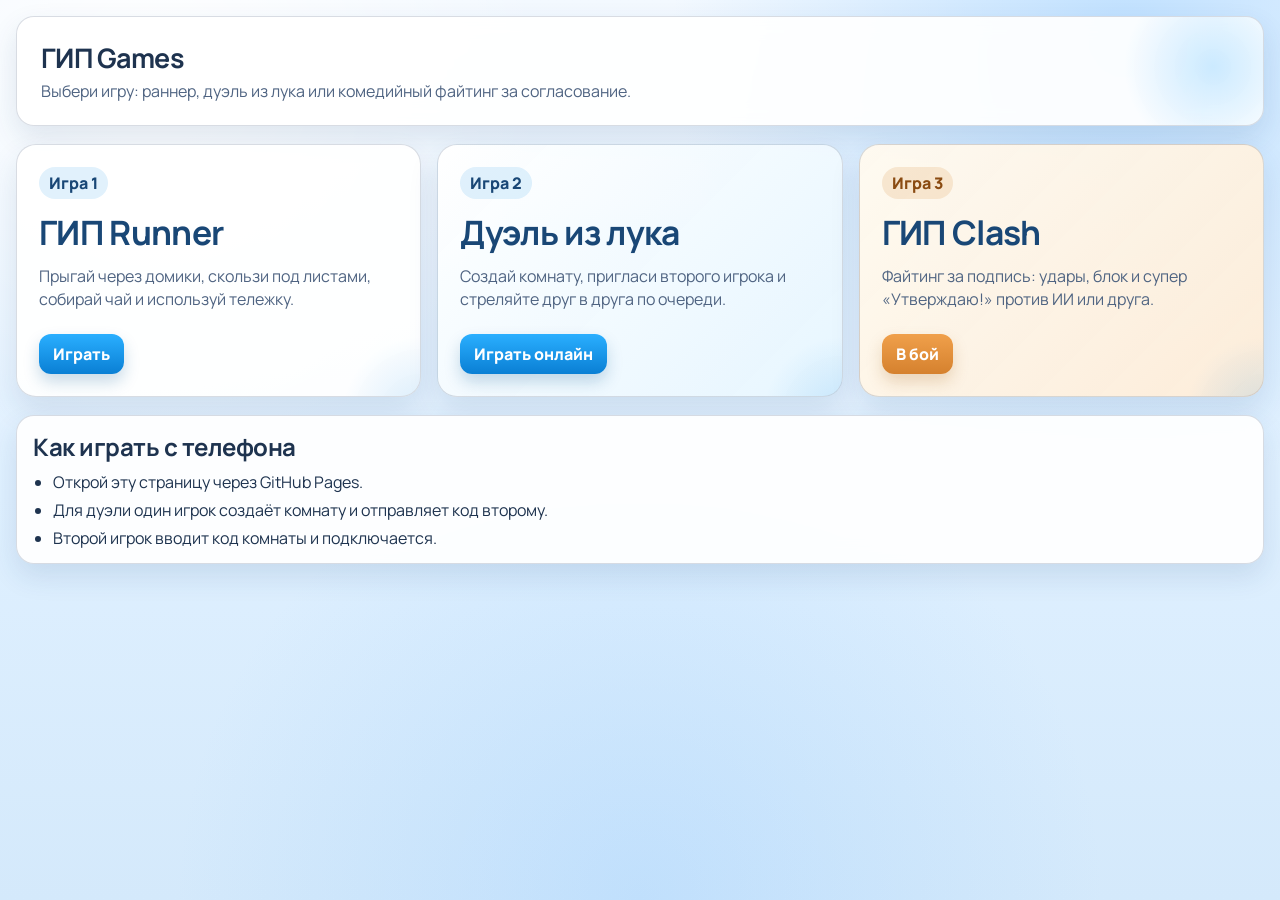
<file: index.html>
<!doctype html>
<html lang="ru">
  <head>
    <meta charset="UTF-8" />
    <meta name="viewport" content="width=device-width, initial-scale=1.0, viewport-fit=cover" />
    <title>ГИП Games</title>
    <link rel="stylesheet" href="style.css" />
  </head>
  <body>
    <main class="app menu-app">
      <header class="hud menu-hero">
        <h1>ГИП Games</h1>
        <p class="subtitle">
          Выбери игру: раннер, дуэль из лука или комедийный файтинг за согласование.
        </p>
      </header>

      <section class="game-mode-grid" aria-label="Выбор игры">
        <a class="game-mode-card" href="runner.html">
          <span class="game-mode-badge">Игра 1</span>
          <strong>ГИП Runner</strong>
          <span>Прыгай через домики, скользи под листами, собирай чай и используй тележку.</span>
          <em>Играть</em>
        </a>

        <a class="game-mode-card game-mode-card-accent" href="archery.html">
          <span class="game-mode-badge">Игра 2</span>
          <strong>Дуэль из лука</strong>
          <span>Создай комнату, пригласи второго игрока и стреляйте друг в друга по очереди.</span>
          <em>Играть онлайн</em>
        </a>

        <a class="game-mode-card game-mode-card-fight" href="fight.html">
          <span class="game-mode-badge">Игра 3</span>
          <strong>ГИП Clash</strong>
          <span>Файтинг за подпись: удары, блок и супер «Утверждаю!» против ИИ или друга.</span>
          <em>В бой</em>
        </a>
      </section>

      <section class="help menu-help">
        <h2>Как играть с телефона</h2>
        <ul>
          <li>Открой эту страницу через GitHub Pages.</li>
          <li>Для дуэли один игрок создаёт комнату и отправляет код второму.</li>
          <li>Второй игрок вводит код комнаты и подключается.</li>
        </ul>
      </section>
    </main>
  </body>
</html>
</file>
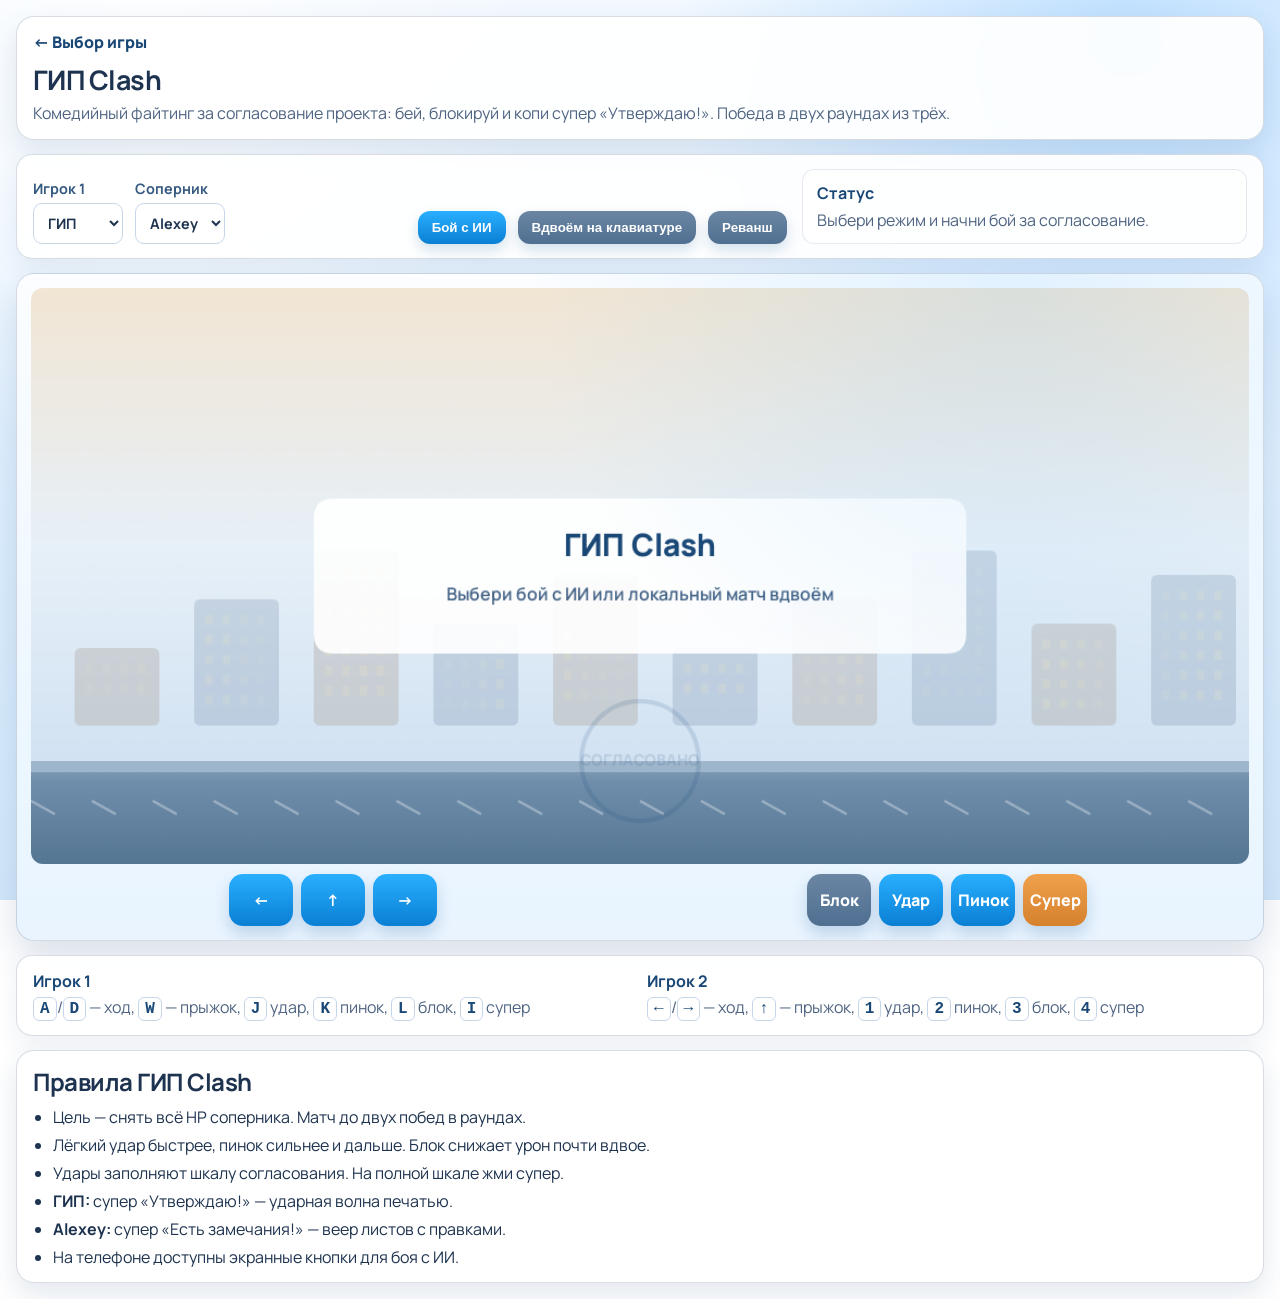
<file: fight.html>
<!doctype html>
<html lang="ru">
  <head>
    <meta charset="UTF-8" />
    <meta name="viewport" content="width=device-width, initial-scale=1.0, viewport-fit=cover" />
    <title>ГИП Clash</title>
    <link rel="stylesheet" href="style.css" />
  </head>
  <body>
    <main class="app fight-app">
      <header class="hud archery-header">
        <div>
          <a class="back-link" href="index.html">← Выбор игры</a>
          <h1>ГИП Clash</h1>
          <p class="subtitle">
            Комедийный файтинг за согласование проекта: бей, блокируй и копи супер «Утверждаю!».
            Победа в двух раундах из трёх.
          </p>
        </div>
      </header>

      <section class="duel-setup fight-setup" aria-label="Настройка боя">
        <div class="setup-block">
          <label class="player-name-label">
            Игрок 1
            <select id="p1Character"></select>
          </label>
          <label class="player-name-label">
            Соперник
            <select id="p2Character"></select>
          </label>
        </div>

        <div class="setup-block setup-actions">
          <button id="vsCpuBtn" class="btn" type="button">Бой с ИИ</button>
          <button id="vsLocalBtn" class="btn btn-secondary" type="button">Вдвоём на клавиатуре</button>
          <button id="restartFightBtn" class="btn btn-secondary" type="button">Реванш</button>
        </div>

        <div class="room-info">
          <strong>Статус</strong>
          <p id="fightStatus">Выбери режим и начни бой за согласование.</p>
        </div>
      </section>

      <section class="game-shell fight-shell" aria-label="Арена">
        <canvas id="fightCanvas" width="1120" height="520" aria-label="ГИП Clash"></canvas>
        <div class="fight-touch" id="fightTouch" hidden>
          <div class="touch-pad" data-side="move">
            <button type="button" data-act="left">←</button>
            <button type="button" data-act="jump">↑</button>
            <button type="button" data-act="right">→</button>
          </div>
          <div class="touch-pad" data-side="attack">
            <button type="button" data-act="block">Блок</button>
            <button type="button" data-act="punch">Удар</button>
            <button type="button" data-act="kick">Пинок</button>
            <button type="button" data-act="special">Супер</button>
          </div>
        </div>
      </section>

      <section class="duel-controls fight-controls" aria-label="Управление">
        <div class="drag-help-card">
          <strong>Игрок 1</strong>
          <p><kbd>A</kbd>/<kbd>D</kbd> — ход, <kbd>W</kbd> — прыжок, <kbd>J</kbd> удар, <kbd>K</kbd> пинок, <kbd>L</kbd> блок, <kbd>I</kbd> супер</p>
        </div>
        <div class="drag-help-card">
          <strong>Игрок 2</strong>
          <p><kbd>←</kbd>/<kbd>→</kbd> — ход, <kbd>↑</kbd> — прыжок, <kbd>1</kbd> удар, <kbd>2</kbd> пинок, <kbd>3</kbd> блок, <kbd>4</kbd> супер</p>
        </div>
      </section>

      <section class="help">
        <h2>Правила ГИП Clash</h2>
        <ul>
          <li>Цель — снять всё HP соперника. Матч до двух побед в раундах.</li>
          <li>Лёгкий удар быстрее, пинок сильнее и дальше. Блок снижает урон почти вдвое.</li>
          <li>Удары заполняют шкалу согласования. На полной шкале жми супер.</li>
          <li><strong>ГИП:</strong> супер «Утверждаю!» — ударная волна печатью.</li>
          <li><strong>Alexey:</strong> супер «Есть замечания!» — веер листов с правками.</li>
          <li>На телефоне доступны экранные кнопки для боя с ИИ.</li>
        </ul>
      </section>
    </main>

    <script src="fight.js"></script>
  </body>
</html>
</file>
<file: style.css>
@import url("https://fonts.googleapis.com/css2?family=Manrope:wght@500;700;800&display=swap");

:root {
  --bg: #dff0ff;
  --panel: rgba(255, 255, 255, 0.92);
  --text: #1e334f;
  --accent: #0d8ae5;
  --accent-soft: #6ec3ff;
  --line: rgba(15, 40, 80, 0.16);
  --shadow: rgba(21, 63, 117, 0.12);
}

* {
  box-sizing: border-box;
}

html,
body {
  margin: 0;
  min-height: 100%;
  font-family: Manrope, "Segoe UI", Roboto, Helvetica, Arial, sans-serif;
  color: var(--text);
  background:
    radial-gradient(circle at 12% 8%, rgba(255, 255, 255, 0.95) 0%, transparent 28%),
    radial-gradient(circle at 88% 4%, rgba(170, 214, 255, 0.7), transparent 32%),
    radial-gradient(circle at 50% 100%, rgba(140, 198, 255, 0.28), transparent 42%),
    linear-gradient(180deg, #f3f9ff 0%, var(--bg) 55%, #d4e9fb 100%);
  background-attachment: fixed;
}

body {
  display: flex;
  justify-content: center;
  padding: 16px;
}

.app {
  width: min(1280px, 100%);
  display: grid;
  grid-template-columns: 1fr;
  gap: 14px;
}

.hud,
.help,
.leaderboard-panel,
.character-panel {
  background: var(--panel);
  border: 1px solid var(--line);
  border-radius: 18px;
  padding: 14px 16px;
  backdrop-filter: blur(10px);
  box-shadow: 0 12px 28px var(--shadow);
  transition: transform 0.2s ease, box-shadow 0.2s ease;
}

.hud h1,
.help h2,
.leaderboard-head h2,
.character-head h2 {
  margin: 0;
  letter-spacing: -0.02em;
}

.hud h1 {
  font-size: clamp(1.4rem, 2.1vw, 2rem);
}

.subtitle,
.character-head p,
.leaderboard-head p {
  margin: 4px 0 0;
  color: #4f6482;
  line-height: 1.45;
}

.game-shell {
  position: relative;
  background:
    linear-gradient(180deg, rgba(255,255,255,0.55), rgba(234,245,255,0.9)),
    linear-gradient(180deg, #f7fbff 0%, #eaf5ff 60%, #deeeff 100%);
  border: 1px solid var(--line);
  border-radius: 18px;
  padding: 14px;
  box-shadow: 0 16px 36px rgba(21, 63, 117, 0.16);
  overflow: hidden;
}

.game-shell::before {
  content: "";
  position: absolute;
  inset: 0;
  background: radial-gradient(circle at 80% 0%, rgba(110, 190, 255, 0.18), transparent 40%);
  pointer-events: none;
}

#gameCanvas {
  width: 100%;
  max-width: 100%;
  height: auto;
  border-radius: 14px;
  background: transparent;
  display: block;
  position: relative;
  box-shadow: inset 0 0 0 1px rgba(255,255,255,0.35);
}

.controls {
  margin-top: 10px;
  display: flex;
  flex-wrap: wrap;
  gap: 10px;
}

.btn {
  border: none;
  background: linear-gradient(180deg, #2aafff, #0a7fd4);
  color: #fff;
  padding: 9px 14px;
  border-radius: 12px;
  font-weight: 800;
  cursor: pointer;
  transition: transform 0.15s ease, box-shadow 0.2s ease, filter 0.2s ease;
  box-shadow: 0 6px 14px rgba(10, 85, 147, 0.18);
}

.btn:hover {
  transform: translateY(-2px);
  box-shadow: 0 10px 20px rgba(10, 85, 147, 0.28);
  filter: brightness(1.04);
}

.btn:active {
  transform: translateY(1px);
}

.help ul {
  margin: 8px 0 0;
  padding-left: 20px;
  display: grid;
  gap: 6px;
}

kbd {
  padding: 2px 6px;
  border: 1px solid #ccd9ea;
  border-bottom-width: 2px;
  background: #fff;
  border-radius: 5px;
  font-family: ui-monospace, SFMono-Regular, Menlo, Consolas, monospace;
}

.duck-mobile {
  position: fixed;
  right: 16px;
  bottom: max(16px, env(safe-area-inset-bottom));
  width: 86px;
  height: 86px;
  border-radius: 50%;
  border: none;
  background: radial-gradient(circle at 30% 25%, #8ad0ff, #1574c7 70%, #0d5fa8);
  color: #fff;
  font-weight: 800;
  font-size: 1rem;
  box-shadow: 0 12px 24px rgba(6, 45, 87, 0.34);
  display: none;
  z-index: 99;
  animation: duckPulse 2.4s ease-in-out infinite;
}

@keyframes duckPulse {
  0%, 100% { box-shadow: 0 12px 24px rgba(6, 45, 87, 0.34); }
  50% { box-shadow: 0 14px 28px rgba(6, 45, 87, 0.42), 0 0 0 8px rgba(32, 162, 255, 0.12); }
}

.duck-mobile:active {
  transform: scale(0.96);
}

.leaderboard-head,
.character-head {
  display: flex;
  gap: 16px;
  justify-content: space-between;
  align-items: flex-start;
  flex-wrap: wrap;
}

.player-name-label {
  display: grid;
  gap: 5px;
  font-size: 0.9rem;
  font-weight: 700;
  color: #365a80;
}

.player-name-label input {
  width: 220px;
  border: 1px solid #c6d6ea;
  border-radius: 10px;
  padding: 9px 10px;
  font: inherit;
  color: var(--text);
  background: rgba(255, 255, 255, 0.92);
  outline: none;
  transition: border-color 0.15s ease, box-shadow 0.15s ease;
}

.player-name-label input:focus {
  border-color: var(--accent);
  box-shadow: 0 0 0 3px rgba(13, 138, 229, 0.13);
}

.leaderboard-list {
  margin: 12px 0 0;
  padding: 0;
  list-style: none;
  display: grid;
  gap: 6px;
}

.leaderboard-list li {
  display: flex;
  justify-content: space-between;
  gap: 12px;
  padding: 8px 10px;
  border: 1px solid rgba(15, 40, 80, 0.12);
  border-radius: 12px;
  background: rgba(255, 255, 255, 0.64);
  transition: transform 0.15s ease, background 0.15s ease;
}

.leaderboard-list li:hover {
  transform: translateX(2px);
  background: rgba(255, 255, 255, 0.88);
}

.leaderboard-list strong {
  color: #194776;
}

.leaderboard-empty {
  color: #5f7190;
  justify-content: flex-start !important;
}

.character-grid {
  display: grid;
  grid-template-columns: repeat(auto-fit, minmax(170px, 1fr));
  gap: 12px;
}

.character-card {
  border: 1px solid rgba(15, 40, 80, 0.14);
  border-radius: 16px;
  background: rgba(255, 255, 255, 0.74);
  padding: 10px;
  display: grid;
  grid-template-columns: 72px 1fr;
  gap: 10px;
  align-items: center;
  text-align: left;
  cursor: pointer;
  transition: transform 0.18s ease, box-shadow 0.2s ease, border-color 0.2s ease;
}

.character-card:hover {
  transform: translateY(-3px);
  box-shadow: 0 12px 24px rgba(21, 63, 117, 0.14);
}

.character-card.active {
  border-color: var(--accent);
  box-shadow: 0 0 0 3px rgba(13, 138, 229, 0.14), 0 10px 22px rgba(21, 63, 117, 0.12);
}

.character-card.loading {
  opacity: 0.72;
  pointer-events: none;
}

.character-card img {
  width: 72px;
  height: 72px;
  object-fit: contain;
  border-radius: 12px;
  background:
    radial-gradient(circle at 40% 30%, rgba(255,255,255,0.9), transparent 55%),
    rgba(222, 238, 255, 0.7);
}

.character-card strong {
  display: block;
  color: #194776;
  font-size: 1rem;
  margin-bottom: 3px;
}

.character-card span {
  color: #4f6482;
  font-size: 0.88rem;
}

@media (max-width: 840px) {
  body {
    padding: 10px;
  }

  .duck-mobile {
    display: block;
  }

  .player-name-label input {
    width: min(220px, 100%);
  }
}

/* ===== Main game selector ===== */
.menu-app {
  gap: 18px;
}

.menu-hero {
  padding: 22px 24px;
  position: relative;
  overflow: hidden;
}

.menu-hero::after {
  content: "";
  position: absolute;
  right: -40px;
  top: -40px;
  width: 180px;
  height: 180px;
  border-radius: 50%;
  background: radial-gradient(circle, rgba(32, 162, 255, 0.22), transparent 70%);
  pointer-events: none;
}

.game-mode-grid {
  display: grid;
  grid-template-columns: repeat(auto-fit, minmax(260px, 1fr));
  gap: 16px;
}

.game-mode-card {
  min-height: 210px;
  display: grid;
  align-content: start;
  gap: 10px;
  padding: 22px;
  text-decoration: none;
  color: var(--text);
  background: rgba(255, 255, 255, 0.92);
  border: 1px solid var(--line);
  border-radius: 20px;
  box-shadow: 0 14px 30px rgba(21, 63, 117, 0.12);
  transition: transform 0.2s ease, box-shadow 0.25s ease, border-color 0.2s ease;
  position: relative;
  overflow: hidden;
}

.game-mode-card::before {
  content: "";
  position: absolute;
  inset: auto -20% -40% auto;
  width: 160px;
  height: 160px;
  border-radius: 50%;
  background: radial-gradient(circle, rgba(13, 138, 229, 0.16), transparent 70%);
  transition: transform 0.35s ease;
}

.game-mode-card:hover {
  transform: translateY(-4px);
  border-color: rgba(13, 138, 229, 0.55);
  box-shadow: 0 18px 38px rgba(21, 63, 117, 0.18);
}

.game-mode-card:hover::before {
  transform: scale(1.25) translate(-10px, -10px);
}

.game-mode-card strong {
  font-size: clamp(1.45rem, 3vw, 2.1rem);
  color: #194776;
  letter-spacing: -0.02em;
}

.game-mode-card span:not(.game-mode-badge) {
  color: #4f6482;
  line-height: 1.45;
}

.game-mode-card em {
  width: fit-content;
  margin-top: 12px;
  padding: 9px 14px;
  color: #fff;
  background: linear-gradient(180deg, #2aafff, #0a7fd4);
  border-radius: 12px;
  font-style: normal;
  font-weight: 800;
  box-shadow: 0 8px 16px rgba(10, 85, 147, 0.22);
}

.game-mode-card-accent {
  background: linear-gradient(135deg, rgba(255,255,255,0.96), rgba(230,245,255,0.95));
}

.game-mode-badge {
  width: fit-content;
  padding: 5px 10px;
  color: #194776;
  background: rgba(13, 138, 229, 0.12);
  border-radius: 999px;
  font-weight: 800;
}

.menu-help {
  margin-bottom: 16px;
}

/* ===== Archery duel ===== */
.back-link {
  display: inline-flex;
  margin-bottom: 8px;
  color: #194776;
  text-decoration: none;
  font-weight: 800;
  transition: transform 0.15s ease;
}

.back-link:hover {
  text-decoration: underline;
  transform: translateX(-2px);
}

.duel-setup,
.duel-controls {
  background: var(--panel);
  border: 1px solid var(--line);
  border-radius: 16px;
  padding: 14px 16px;
  backdrop-filter: blur(6px);
  box-shadow: 0 10px 24px rgba(21, 63, 117, 0.08);
}

.duel-setup {
  display: grid;
  grid-template-columns: minmax(240px, 1.1fr) minmax(260px, 1fr) minmax(260px, 1.3fr);
  gap: 14px;
  align-items: end;
}

.setup-block {
  display: flex;
  flex-wrap: wrap;
  gap: 12px;
  align-items: end;
}

.setup-actions {
  align-items: center;
}

.join-row {
  display: flex;
  gap: 8px;
  align-items: center;
}

.join-row input,
.player-name-label select {
  border: 1px solid #c6d6ea;
  border-radius: 9px;
  padding: 9px 10px;
  font: inherit;
  color: var(--text);
  background: rgba(255, 255, 255, 0.92);
  outline: none;
}

.join-row input {
  width: 142px;
  text-transform: uppercase;
  font-weight: 800;
  letter-spacing: 0.05em;
}

.btn-secondary {
  background: linear-gradient(180deg, #6b86a3, #4f6f91);
}

.room-info {
  padding: 12px 14px;
  border-radius: 12px;
  background: rgba(255,255,255,0.64);
  border: 1px solid rgba(15, 40, 80, 0.1);
}

.room-info strong {
  color: #194776;
}

.room-info p {
  margin: 5px 0 0;
  color: #4f6482;
}

.room-code-label {
  font-weight: 900;
  color: #0c6eb8 !important;
}

.archery-shell canvas {
  width: 100%;
  max-width: 100%;
  height: auto;
  border-radius: 12px;
  background: transparent;
  display: block;
  touch-action: none;
  cursor: crosshair;
}

.duel-controls {
  display: grid;
  grid-template-columns: 1fr 1fr auto;
  gap: 14px;
  align-items: center;
}

.range-control {
  display: grid;
  grid-template-columns: 80px 1fr 54px;
  gap: 10px;
  align-items: center;
}

.range-control label,
.range-control strong {
  font-weight: 800;
  color: #365a80;
}

.range-control input[type="range"] {
  width: 100%;
}

.shoot-btn {
  min-width: 126px;
  font-size: 1rem;
}

@media (max-width: 920px) {
  .duel-setup,
  .duel-controls {
    grid-template-columns: 1fr;
  }

  .range-control {
    grid-template-columns: 70px 1fr 52px;
  }

  .join-row {
    width: 100%;
  }

  .join-row input {
    flex: 1;
  }
}

.drag-duel-controls {
  grid-template-columns: 1fr auto;
  background: var(--panel);
  border: 1px solid var(--line);
  border-radius: 16px;
  padding: 14px 16px;
  backdrop-filter: blur(6px);
}

.drag-help-card strong {
  display: block;
  color: #194776;
  font-size: 1rem;
  margin-bottom: 4px;
}

.drag-help-card p {
  margin: 0;
  color: #4f6482;
}

.aim-readout {
  display: flex;
  gap: 12px;
  align-items: center;
  justify-content: flex-end;
  flex-wrap: wrap;
  min-width: 230px;
}

.aim-readout span {
  padding: 8px 10px;
  border-radius: 10px;
  background: rgba(255,255,255,0.72);
  color: #365a80;
  font-weight: 800;
}

@media (max-width: 920px) {
  .drag-duel-controls {
    grid-template-columns: 1fr;
  }

  .aim-readout {
    justify-content: flex-start;
  }
}

/* ===== Fight / ГИП Clash ===== */
.game-mode-card-fight {
  background: linear-gradient(135deg, rgba(255, 250, 240, 0.96), rgba(255, 236, 214, 0.92));
}

.game-mode-card-fight .game-mode-badge {
  background: rgba(213, 129, 46, 0.16);
  color: #8a4b12;
}

.game-mode-card-fight em {
  background: linear-gradient(180deg, #f0a04b, #d5812e);
  box-shadow: 0 8px 16px rgba(160, 90, 20, 0.22);
}

.fight-shell {
  position: relative;
}

.fight-shell canvas {
  width: 100%;
  max-width: 100%;
  height: auto;
  border-radius: 12px;
  display: block;
  touch-action: none;
  background: transparent;
}

.fight-setup {
  grid-template-columns: minmax(240px, 1fr) minmax(260px, 1fr) minmax(240px, 1.2fr);
}

.fight-controls {
  grid-template-columns: 1fr 1fr;
}

.fight-controls kbd {
  display: inline-block;
  min-width: 1.4em;
  padding: 2px 6px;
  border-radius: 6px;
  border: 1px solid #c6d6ea;
  background: #fff;
  font-weight: 800;
  color: #194776;
}

.fight-touch {
  display: grid;
  grid-template-columns: 1fr 1fr;
  gap: 10px;
  margin-top: 10px;
}

.touch-pad {
  display: flex;
  flex-wrap: wrap;
  gap: 8px;
  justify-content: center;
}

.touch-pad button {
  min-width: 64px;
  min-height: 52px;
  border: none;
  border-radius: 14px;
  font: inherit;
  font-weight: 800;
  color: #fff;
  background: linear-gradient(180deg, #2aafff, #0a7fd4);
  box-shadow: 0 8px 16px rgba(10, 85, 147, 0.2);
  touch-action: none;
  user-select: none;
}

.touch-pad[data-side="attack"] button[data-act="block"] {
  background: linear-gradient(180deg, #6b86a3, #4f6f91);
}

.touch-pad[data-side="attack"] button[data-act="special"] {
  background: linear-gradient(180deg, #f0a04b, #d5812e);
}

@media (max-width: 920px) {
  .fight-setup,
  .fight-controls {
    grid-template-columns: 1fr;
  }
}
</file>
